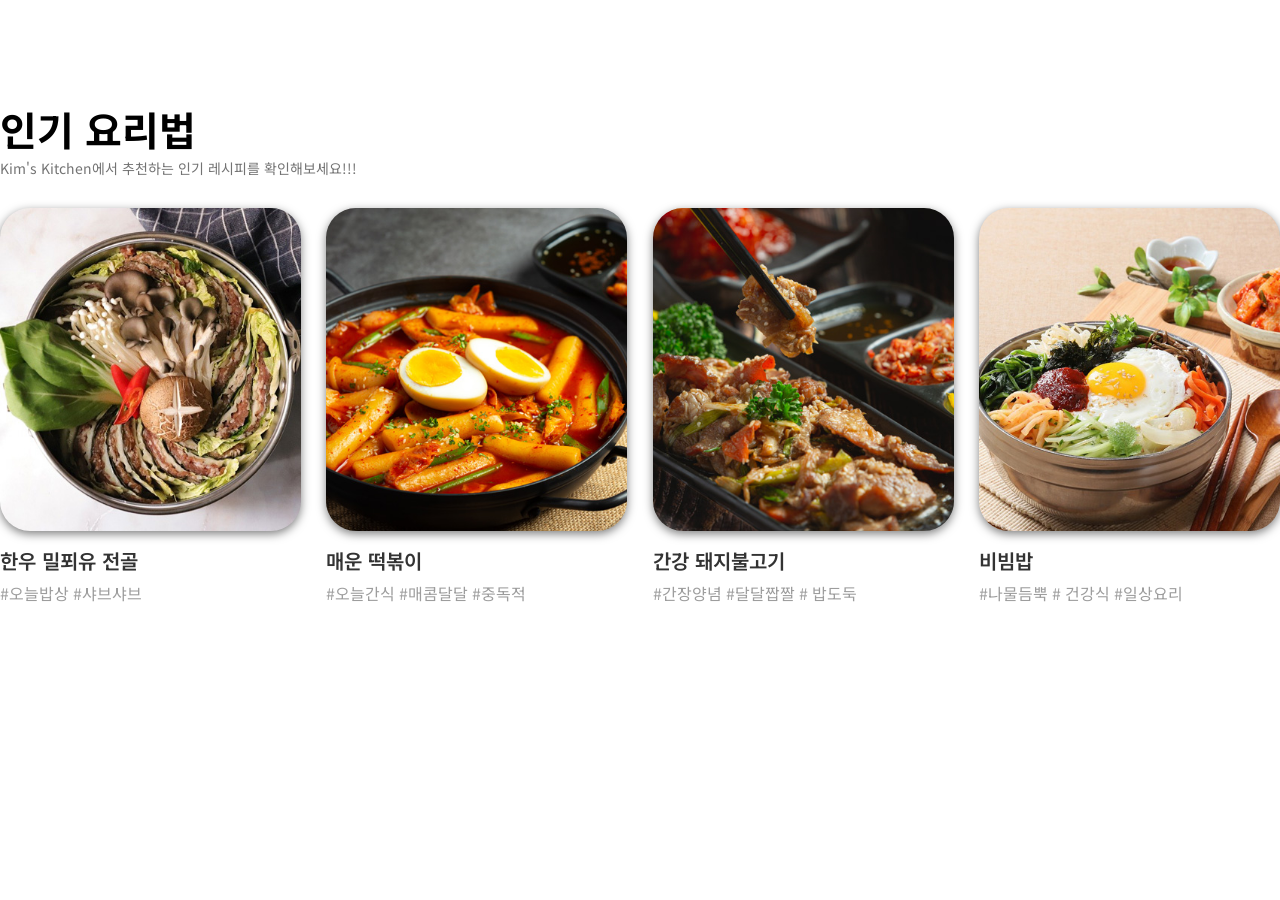
<file: index.html>
<!DOCTYPE html>
<html lang="ko">

<head>
    <meta charset="UTF-8">
    <title>킴스키친.html</title>
    <link
        href="https://fonts.googleapis.com/css2?family=Noto+Sans+KR&family=Noto+Sans:ital,wght@0,100..900;1,100..900&family=Sunflower:wght@300&display=swap"
        rel="stylesheet">
    <link rel="stylesheet" href="css/layout_250929_ssam.css">
</head>

<body>


    <section>
        <div class="recipe">
            <div class="title">
                <h2>인기 요리법</h2>
                <p>Kim's Kitchen에서 추천하는 인기 레시피를 확인해보세요!!!</p>
            </div>

            <div class="content clear">

                <div class="box"><a href="#"><img src="img/example1/shabu_1.jpg" alt="한우 밀푀유 전골"></a>
                    <h3 class="name"><a href="detail/recipe-detail1.html">한우 밀푀유 전골</a></h3>
                    <p class="tag">#오늘밥상 #샤브샤브</p>
                </div>
                <div class="box"><a href="detail/recipe-detail2.html"><img src="img/example1/tteokbokki_1.jpg" alt="매운 떡볶이"></a>
                    <h3 class="name"><a href="detail/recipe-detail2.html">매운 떡볶이</a></h3>
                    <p class="tag">#오늘간식 #매콤달달 #중독적</p>
                </div>
                <div class="box"><a href="detail/recipe-detail3.html"><img src="img/example1/bulgogi_1.jpg" alt="간강 돼지불고기"></a>
                    <h3 class="name"><a href="detail/recipe-detail3.html">간강 돼지불고기</a></h3>
                    <p class="tag">#간장양념 #달달짭짤 # 밥도둑</p>
                </div>
                <div class="box"><a href="detail/recipe-detail4.html"><img src="img/example1/bibimbap_1.jpg" alt="비빔밥"></a>
                    <h3 class="name"><a href="detail/recipe-detail4.html">비빔밥</a></h3>
                    <p class="tag">#나물듬뿍 # 건강식 #일상요리</p>
                </div>











                <!--::after/float 끝-->
            </div>
        </div>
    </section>




</body>

</html>
</file>
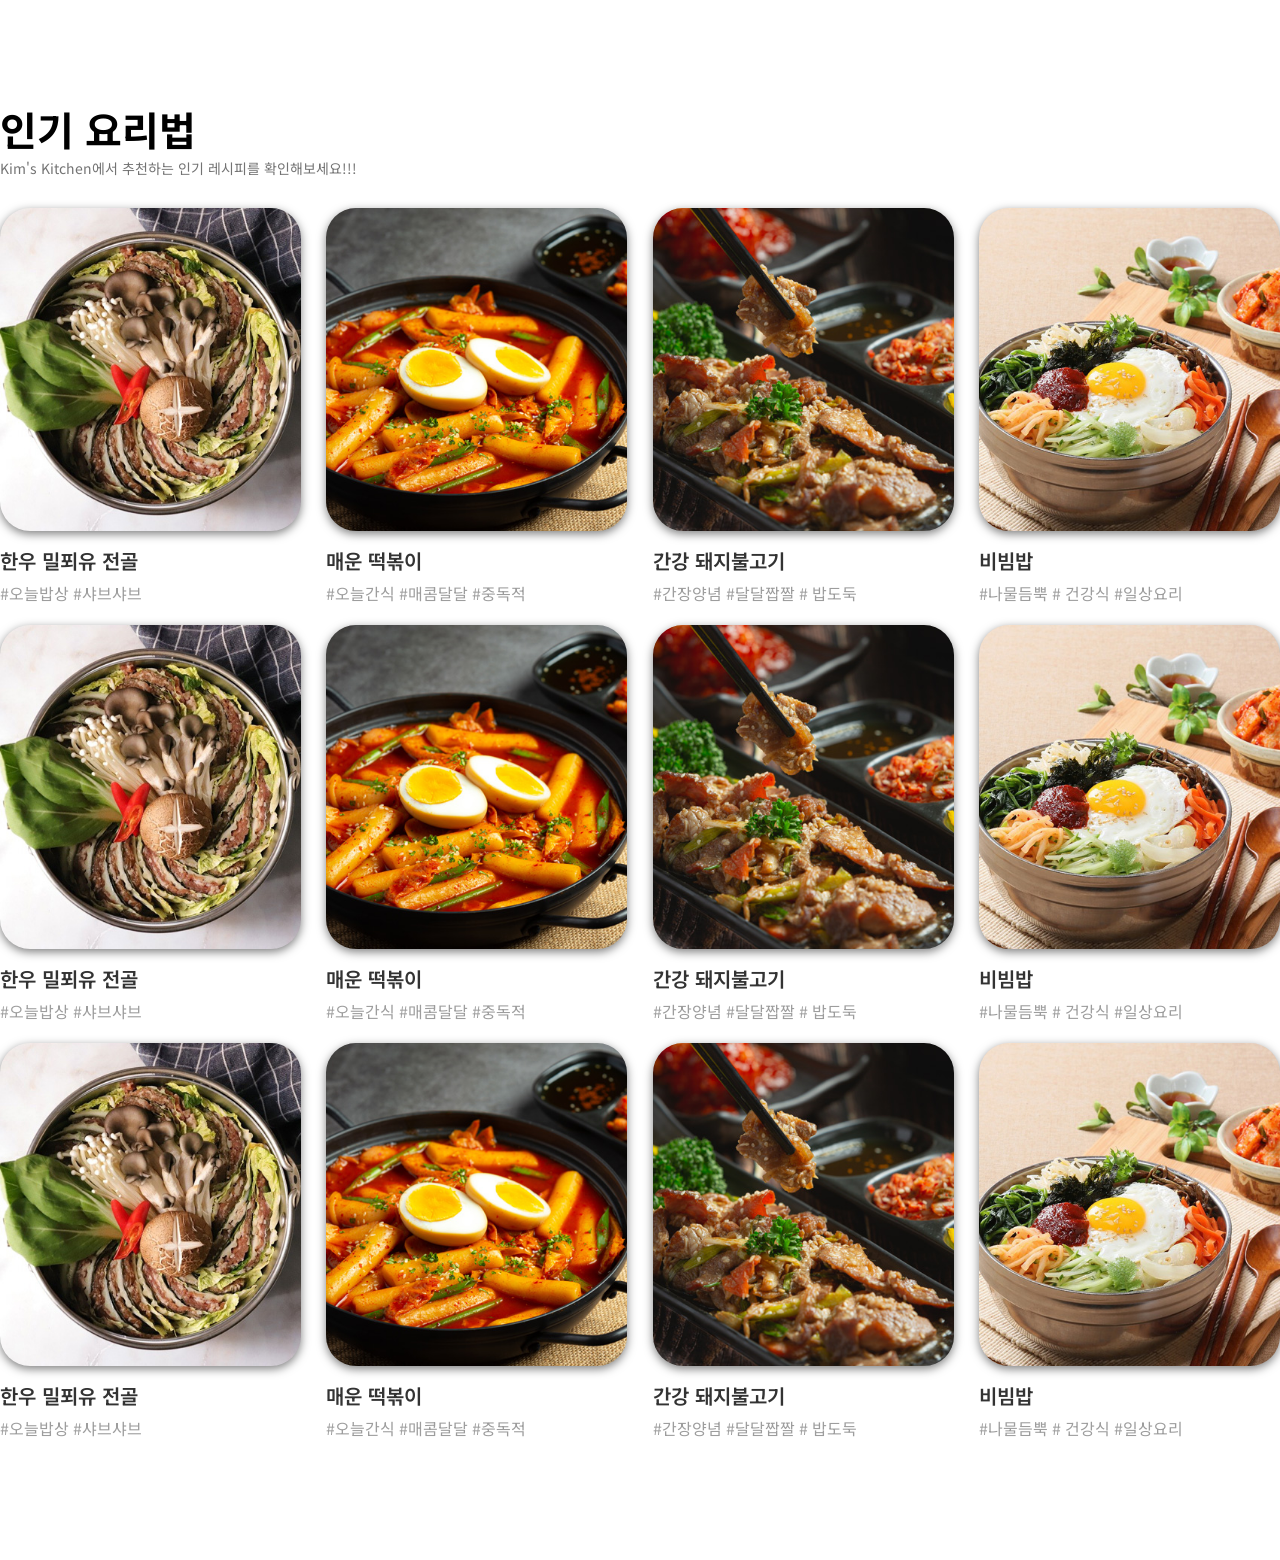
<file: 01_250929_ssam.html>
<!DOCTYPE html>
<html lang="ko">

<head>
    <meta charset="UTF-8">
    <title>layout_250929_ssam.html</title>
    <link
        href="https://fonts.googleapis.com/css2?family=Noto+Sans+KR&family=Noto+Sans:ital,wght@0,100..900;1,100..900&family=Sunflower:wght@300&display=swap"
        rel="stylesheet">
    <link rel="stylesheet" href="css/layout_250929_ssam.css">
</head>

<body>


    <section>
        <div class="recipe">
            <div class="title">
                <h2>인기 요리법</h2>
                <p>Kim's Kitchen에서 추천하는 인기 레시피를 확인해보세요!!!</p>
            </div>

            <div class="content clear">

                <div class="box"><a href="#"><img src="img/example1/shabu_1.jpg" alt="한우 밀푀유 전골"></a>
                    <h3 class="name"><a href="detail/recipe-detail1.html">한우 밀푀유 전골</a></h3>
                    <p class="tag">#오늘밥상 #샤브샤브</p>
                </div>
                <div class="box"><a href="detail/recipe-detail2.html"><img src="img/example1/tteokbokki_1.jpg" alt="매운 떡볶이"></a>
                    <h3 class="name"><a href="detail/recipe-detail2.html">매운 떡볶이</a></h3>
                    <p class="tag">#오늘간식 #매콤달달 #중독적</p>
                </div>
                <div class="box"><a href="detail/recipe-detail3.html"><img src="img/example1/bulgogi_1.jpg" alt="간강 돼지불고기"></a>
                    <h3 class="name"><a href="detail/recipe-detail3.html">간강 돼지불고기</a></h3>
                    <p class="tag">#간장양념 #달달짭짤 # 밥도둑</p>
                </div>
                <div class="box"><a href="detail/recipe-detail4.html"><img src="img/example1/bibimbap_1.jpg" alt="비빔밥"></a>
                    <h3 class="name"><a href="detail/recipe-detail4.html">비빔밥</a></h3>
                    <p class="tag">#나물듬뿍 # 건강식 #일상요리</p>
                </div>



                <!-- !!추가!! -->
                <div class="box"><a href="#"><img src="img/example1/shabu_1.jpg" alt="한우 밀푀유 전골"></a>
                    <h3 class="name"><a href="#">한우 밀푀유 전골</a></h3>
                    <p class="tag">#오늘밥상 #샤브샤브</p>
                </div>
                <div class="box"><a href="#"><img src="img/example1/tteokbokki_1.jpg" alt="매운 떡볶이"></a>
                    <h3 class="name"><a href="#">매운 떡볶이</a></h3>
                    <p class="tag">#오늘간식 #매콤달달 #중독적</p>
                </div>
                <div class="box"><a href="#"><img src="img/example1/bulgogi_1.jpg" alt="간강 돼지불고기"></a>
                    <h3 class="name"><a href="#">간강 돼지불고기</a></h3>
                    <p class="tag">#간장양념 #달달짭짤 # 밥도둑</p>
                </div>
                <div class="box"><a href="#"><img src="img/example1/bibimbap_1.jpg" alt="비빔밥"></a>
                    <h3 class="name"><a href="#">비빔밥</a></h3>
                    <p class="tag">#나물듬뿍 # 건강식 #일상요리</p>
                </div>

                <!-- !!추가!! -->
                <div class="box"><a href="#"><img src="img/example1/shabu_1.jpg" alt="한우 밀푀유 전골"></a>
                    <h3 class="name"><a href="#">한우 밀푀유 전골</a></h3>
                    <p class="tag">#오늘밥상 #샤브샤브</p>
                </div>
                <div class="box"><a href="#"><img src="img/example1/tteokbokki_1.jpg" alt="매운 떡볶이"></a>
                    <h3 class="name"><a href="#">매운 떡볶이</a></h3>
                    <p class="tag">#오늘간식 #매콤달달 #중독적</p>
                </div>
                <div class="box"><a href="#"><img src="img/example1/bulgogi_1.jpg" alt="간강 돼지불고기"></a>
                    <h3 class="name"><a href="#">간강 돼지불고기</a></h3>
                    <p class="tag">#간장양념 #달달짭짤 # 밥도둑</p>
                </div>
                <div class="box"><a href="#"><img src="img/example1/bibimbap_1.jpg" alt="비빔밥"></a>
                    <h3 class="name"><a href="#">비빔밥</a></h3>
                    <p class="tag">#나물듬뿍 # 건강식 #일상요리</p>
                </div>








                <!--::after/float 끝-->
            </div>
        </div>
    </section>




</body>

</html>
</file>
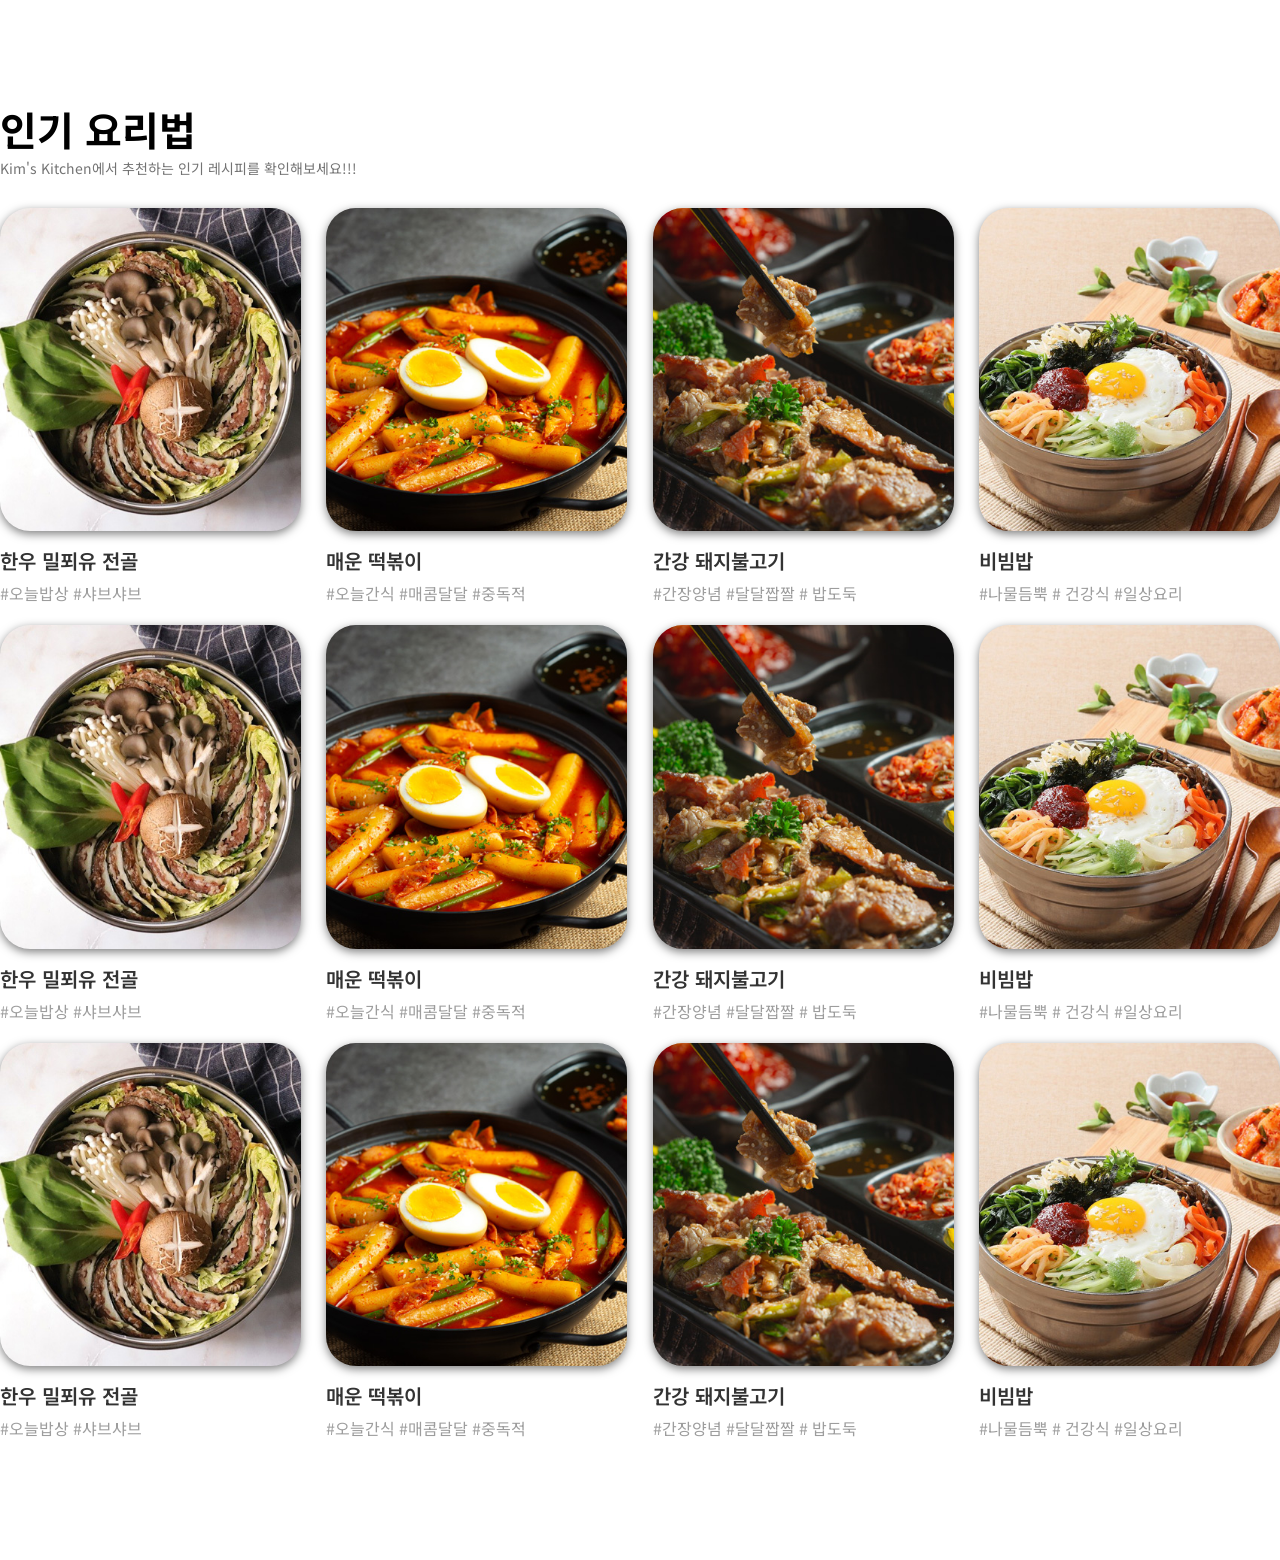
<file: 01_layout_250929_ssam.html>
<!DOCTYPE html>
<html lang="ko">

<head>
    <meta charset="UTF-8">
    <title>layout_250929_ssam.html</title>
    <link
        href="https://fonts.googleapis.com/css2?family=Noto+Sans+KR&family=Noto+Sans:ital,wght@0,100..900;1,100..900&family=Sunflower:wght@300&display=swap"
        rel="stylesheet">
    <link rel="stylesheet" href="css/layout_250929_ssam.css">
</head>

<body>


    <section>
        <div class="recipe">
            <div class="title">
                <h2>인기 요리법</h2>
                <p>Kim's Kitchen에서 추천하는 인기 레시피를 확인해보세요!!!</p>
            </div>

            <div class="content clear">

                <div class="box"><a href="#"><img src="img/example1/shabu_1.jpg" alt="한우 밀푀유 전골"></a>
                    <h3 class="name"><a href="detail/recipe-detail1.html">한우 밀푀유 전골</a></h3>
                    <p class="tag">#오늘밥상 #샤브샤브</p>
                </div>
                <div class="box"><a href="detail/recipe-detail2.html"><img src="img/example1/tteokbokki_1.jpg" alt="매운 떡볶이"></a>
                    <h3 class="name"><a href="detail/recipe-detail2.html">매운 떡볶이</a></h3>
                    <p class="tag">#오늘간식 #매콤달달 #중독적</p>
                </div>
                <div class="box"><a href="detail/recipe-detail3.html"><img src="img/example1/bulgogi_1.jpg" alt="간강 돼지불고기"></a>
                    <h3 class="name"><a href="detail/recipe-detail3.html">간강 돼지불고기</a></h3>
                    <p class="tag">#간장양념 #달달짭짤 # 밥도둑</p>
                </div>
                <div class="box"><a href="detail/recipe-detail4.html"><img src="img/example1/bibimbap_1.jpg" alt="비빔밥"></a>
                    <h3 class="name"><a href="detail/recipe-detail4.html">비빔밥</a></h3>
                    <p class="tag">#나물듬뿍 # 건강식 #일상요리</p>
                </div>



                <!-- !!추가!! -->
                <div class="box"><a href="#"><img src="img/example1/shabu_1.jpg" alt="한우 밀푀유 전골"></a>
                    <h3 class="name"><a href="#">한우 밀푀유 전골</a></h3>
                    <p class="tag">#오늘밥상 #샤브샤브</p>
                </div>
                <div class="box"><a href="#"><img src="img/example1/tteokbokki_1.jpg" alt="매운 떡볶이"></a>
                    <h3 class="name"><a href="#">매운 떡볶이</a></h3>
                    <p class="tag">#오늘간식 #매콤달달 #중독적</p>
                </div>
                <div class="box"><a href="#"><img src="img/example1/bulgogi_1.jpg" alt="간강 돼지불고기"></a>
                    <h3 class="name"><a href="#">간강 돼지불고기</a></h3>
                    <p class="tag">#간장양념 #달달짭짤 # 밥도둑</p>
                </div>
                <div class="box"><a href="#"><img src="img/example1/bibimbap_1.jpg" alt="비빔밥"></a>
                    <h3 class="name"><a href="#">비빔밥</a></h3>
                    <p class="tag">#나물듬뿍 # 건강식 #일상요리</p>
                </div>

                <!-- !!추가!! -->
                <div class="box"><a href="#"><img src="img/example1/shabu_1.jpg" alt="한우 밀푀유 전골"></a>
                    <h3 class="name"><a href="#">한우 밀푀유 전골</a></h3>
                    <p class="tag">#오늘밥상 #샤브샤브</p>
                </div>
                <div class="box"><a href="#"><img src="img/example1/tteokbokki_1.jpg" alt="매운 떡볶이"></a>
                    <h3 class="name"><a href="#">매운 떡볶이</a></h3>
                    <p class="tag">#오늘간식 #매콤달달 #중독적</p>
                </div>
                <div class="box"><a href="#"><img src="img/example1/bulgogi_1.jpg" alt="간강 돼지불고기"></a>
                    <h3 class="name"><a href="#">간강 돼지불고기</a></h3>
                    <p class="tag">#간장양념 #달달짭짤 # 밥도둑</p>
                </div>
                <div class="box"><a href="#"><img src="img/example1/bibimbap_1.jpg" alt="비빔밥"></a>
                    <h3 class="name"><a href="#">비빔밥</a></h3>
                    <p class="tag">#나물듬뿍 # 건강식 #일상요리</p>
                </div>








                <!--::after/float 끝-->
            </div>
        </div>
    </section>




</body>

</html>
</file>
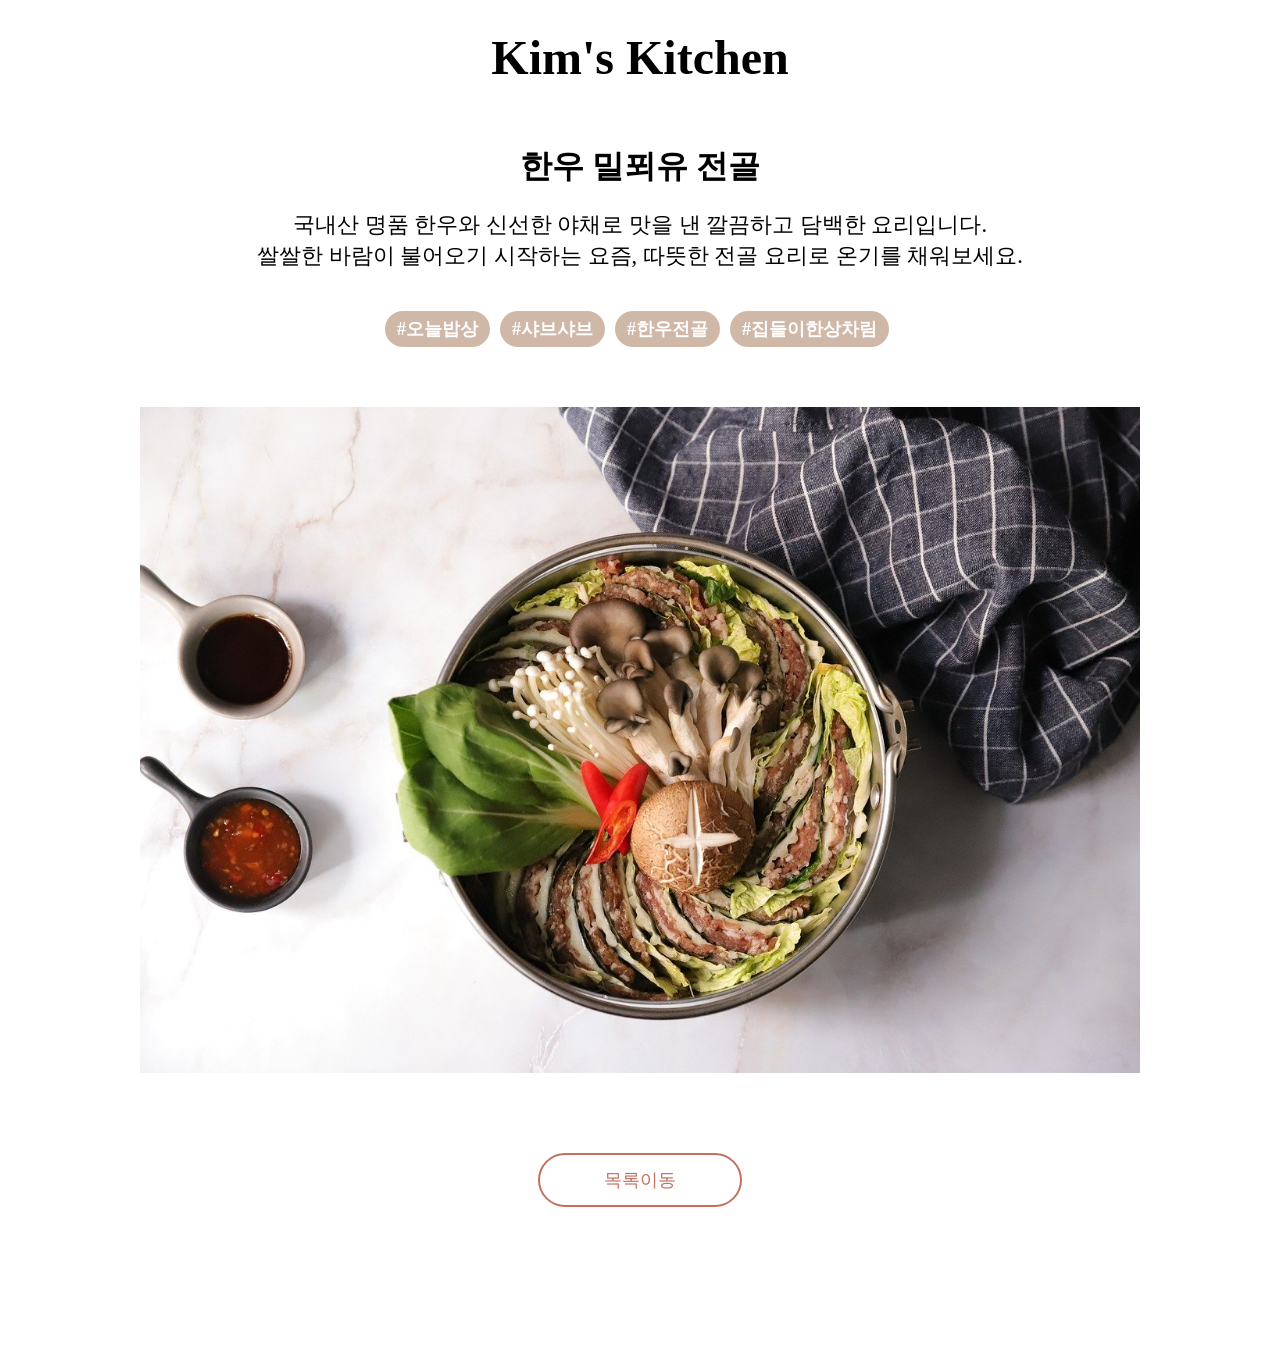
<file: detail/recipe-detail1.html>
<!DOCTYPE html>
<html lang="ko">
<head>
    <meta charset="UTF-8">
    <title>인기요리법 | 상세페이지</title>

    <link rel="stylesheet" href="css/recipe-detail.css">
</head>
<body>

    <h1 class="logo">Kim's Kitchen</h1>

    <div class="detail-content">
        <div class="title">
            <h2>한우 밀푀유 전골</h2>

            <p class="des">
                국내산 명품 한우와 신선한 야채로 맛을 낸 깔끔하고 담백한 요리입니다.<br>
                쌀쌀한 바람이 불어오기 시작하는 요즘, 따뜻한 전골 요리로 온기를 채워보세요.
            </p>

            <p class="keyword">
                <span>#오늘밥상</span>
                <span>#샤브샤브</span>
                <span>#한우전골</span>
                <span>#집들이한상차림</span>
            </p>
        </div>

        <div class="main-img">
            <img src="../img/example1/shabu_detail.jpg" alt="한우 밀푀유전골 상차림">
        </div>

        <div class="button">
            <a href="../index.html" class="back">목록이동</a>
        </div>
    </div>
    
</body>
</html>
</file>
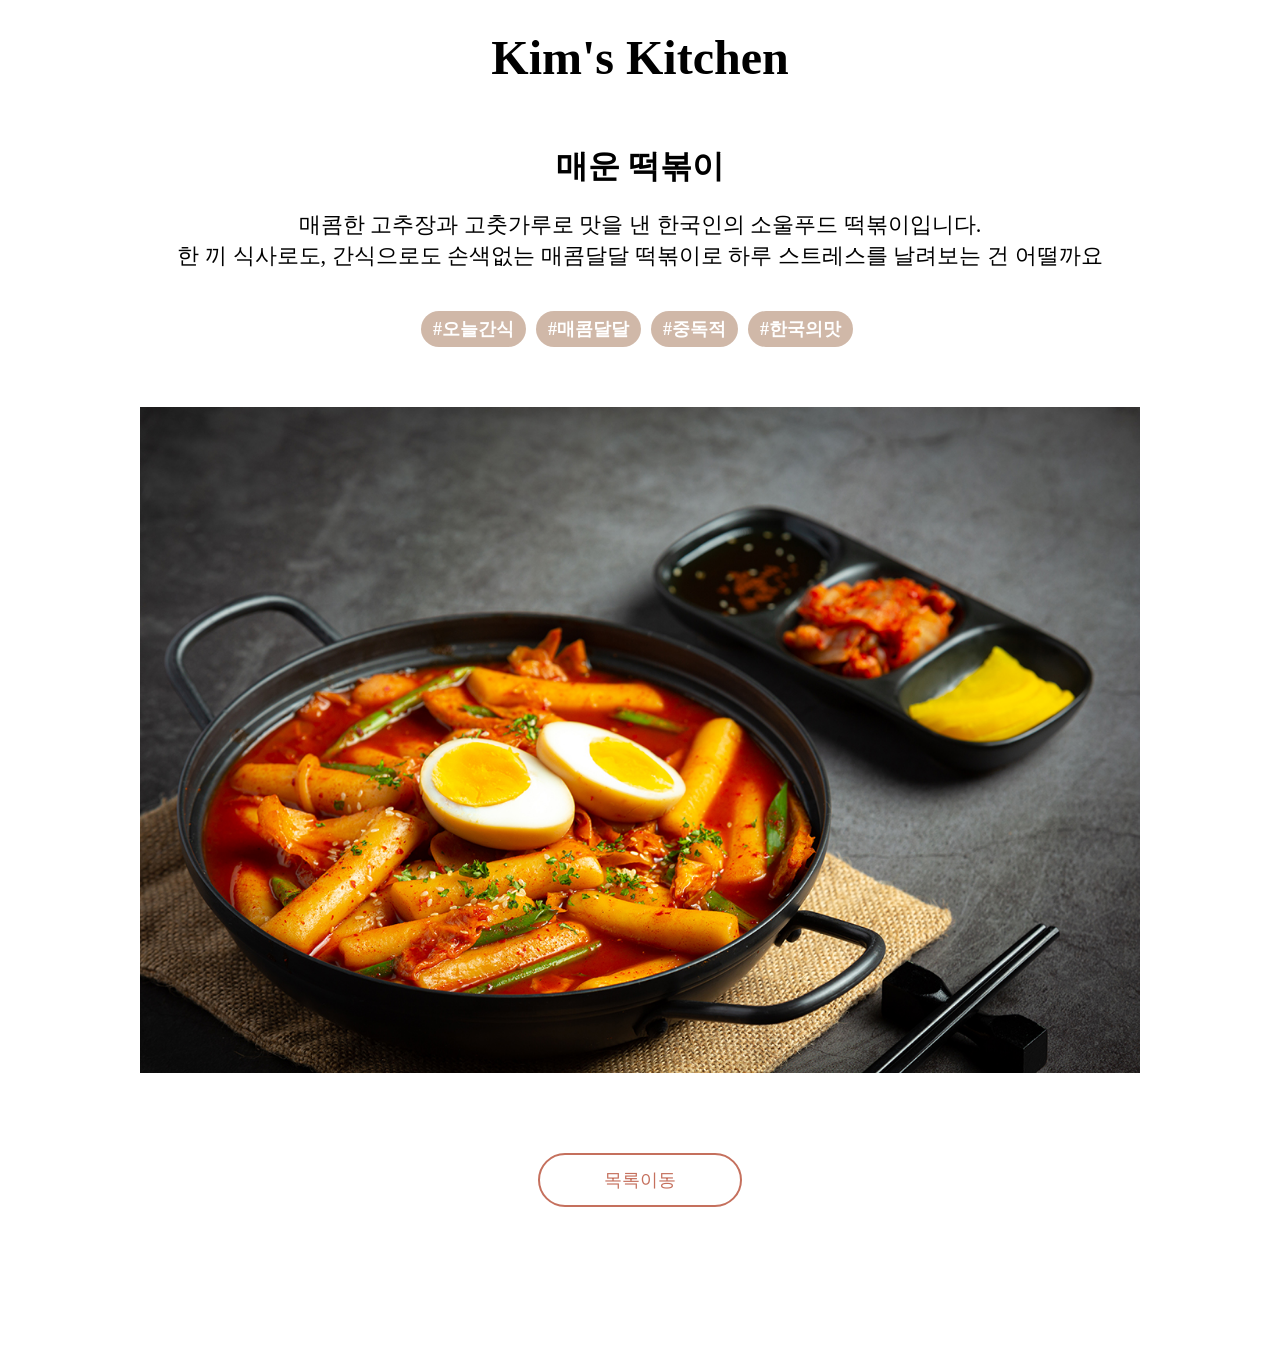
<file: detail/recipe-detail2.html>
<!DOCTYPE html>
<html lang="ko">
<head>
    <meta charset="UTF-8">
    <title>인기요리법 | 상세페이지</title>

    <link rel="stylesheet" href="css/recipe-detail.css">
</head>
<body>

    <h1 class="logo">Kim's Kitchen</h1>

    <div class="detail-content">
        <div class="title">
            <h2>매운 떡볶이</h2>

            <p class="des">
                매콤한 고추장과 고춧가루로 맛을 낸 한국인의 소울푸드 떡볶이입니다.<br>
                한 끼 식사로도, 간식으로도 손색없는 매콤달달 떡볶이로 하루 스트레스를 날려보는 건 어떨까요
            </p>

            <p class="keyword">
                <span>#오늘간식</span>
                <span>#매콤달달</span>
                <span>#중독적</span>
                <span>#한국의맛</span>
            </p>
        </div>

        <div class="main-img">
            <img src="../img/example1/tteokbokko_detail.jpg" alt="매운 떡볶이 상차림">
        </div>

        <div class="button">
            <a href="../index.html" class="back">목록이동</a>
        </div>
    </div>
    
</body>
</html>
</file>
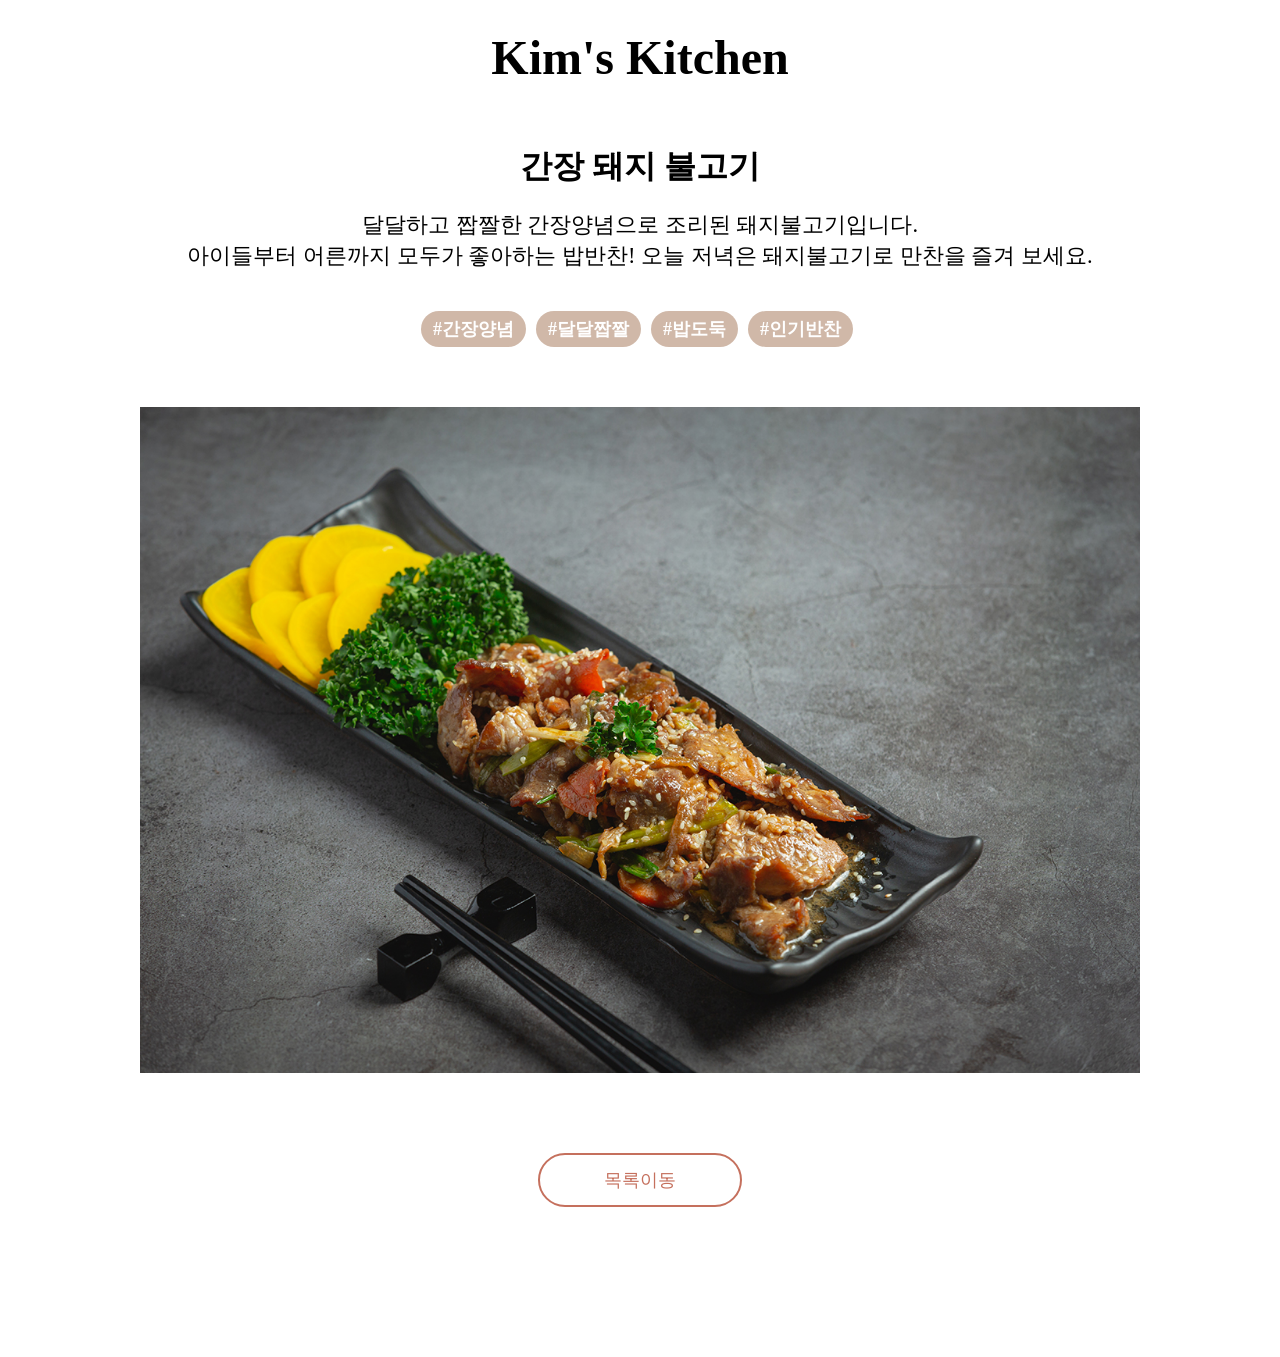
<file: detail/recipe-detail3.html>
<!DOCTYPE html>
<html lang="ko">
<head>
    <meta charset="UTF-8">
    <title>인기요리법 | 상세페이지</title>

    <link rel="stylesheet" href="css/recipe-detail.css">
</head>
<body>

    <h1 class="logo">Kim's Kitchen</h1>

    <div class="detail-content">
        <div class="title">
            <h2>간장 돼지 불고기</h2>

            <p class="des">
                달달하고 짭짤한 간장양념으로 조리된 돼지불고기입니다.<br>
                아이들부터 어른까지 모두가 좋아하는 밥반찬! 오늘 저녁은 돼지불고기로 만찬을 즐겨 보세요.
            </p>

            <p class="keyword">
                <span>#간장양념</span>
                <span>#달달짭짤</span>
                <span>#밥도둑</span>
                <span>#인기반찬</span>
            </p>
        </div>

        <div class="main-img">
            <img src="../img/example1/bulgogi_detail.jpg" alt="간장 돼지불고기 상차림">
        </div>

        <div class="button">
            <a href="/kims-kitchen/index.html" class="back">목록이동</a>
        </div>
    </div>
    
</body>
</html>
</file>
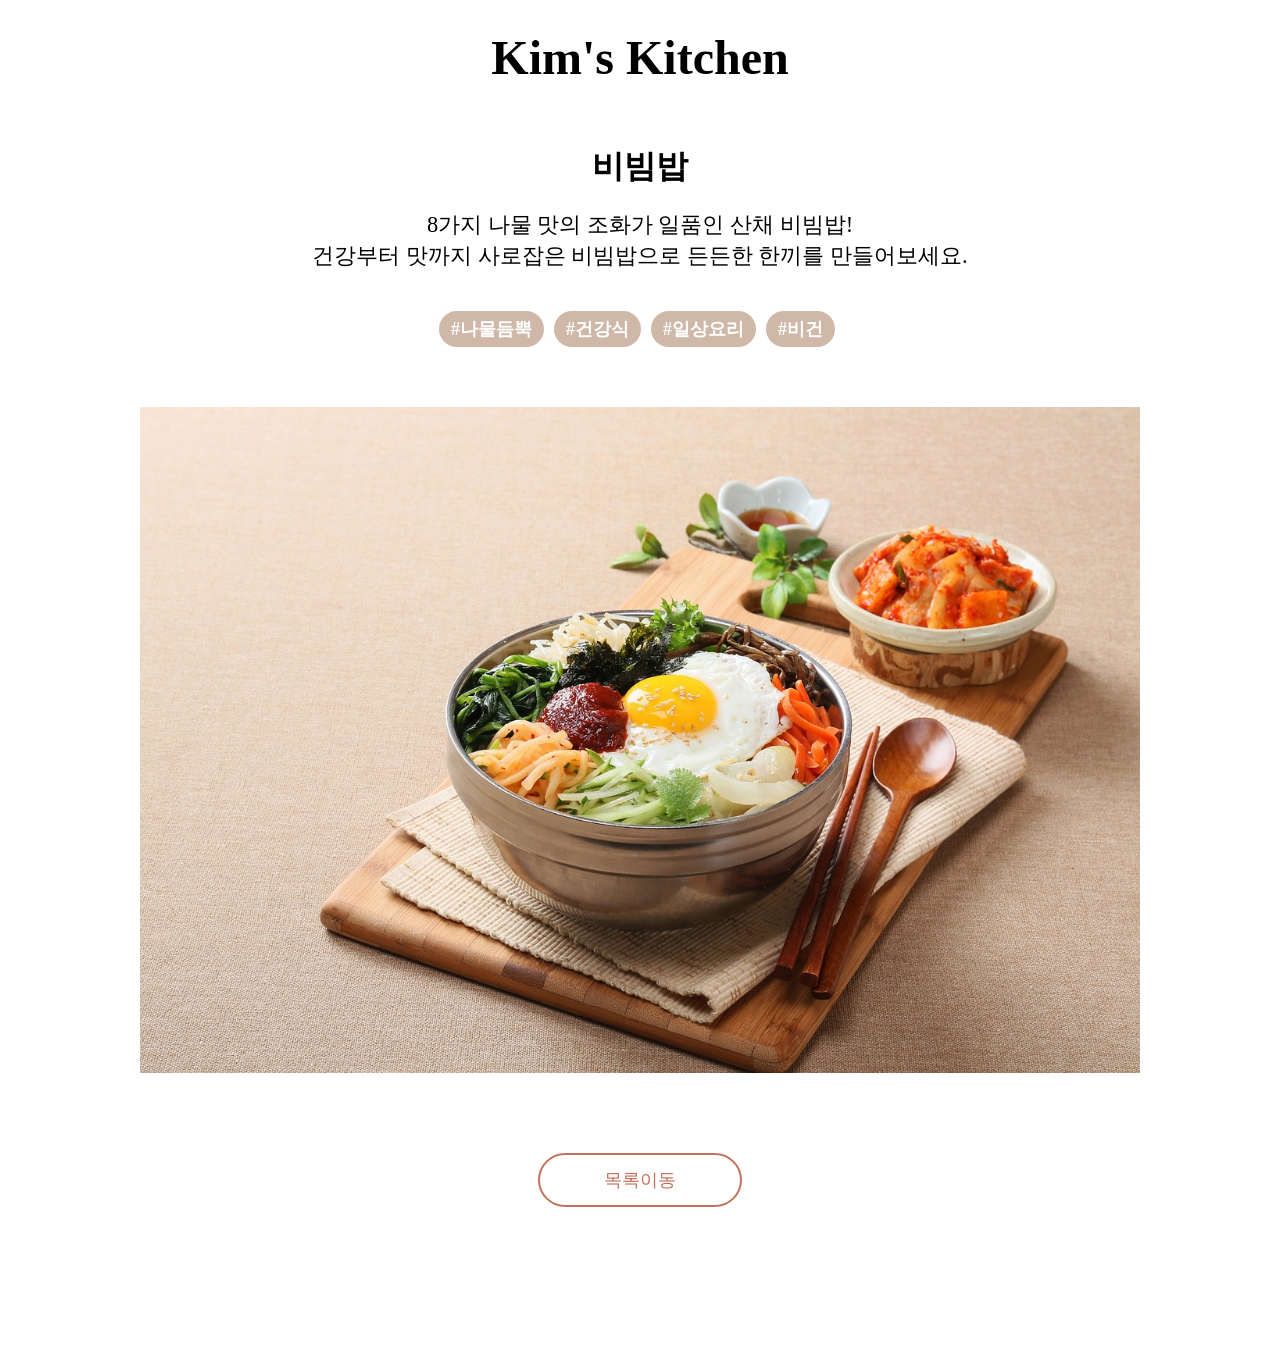
<file: detail/recipe-detail4.html>
<!DOCTYPE html>
<html lang="ko">
<head>
    <meta charset="UTF-8">
    <title>인기요리법 | 상세페이지</title>

    <link rel="stylesheet" href="css/recipe-detail.css">
</head>
<body>

    <h1 class="logo">Kim's Kitchen</h1>

    <div class="detail-content">
        <div class="title">
            <h2>비빔밥</h2>

            <p class="des">
                8가지 나물 맛의 조화가 일품인 산채 비빔밥! <br>
                건강부터 맛까지 사로잡은 비빔밥으로 든든한 한끼를 만들어보세요.
            </p>

            <p class="keyword">
                <span>#나물듬뿍</span>
                <span>#건강식</span>
                <span>#일상요리</span>
                <span>#비건</span>
            </p>
        </div>

        <div class="main-img">
            <img src="../img/example1/bibimbap_detail.jpg" alt="산채비빔밥 상차림">
        </div>

        <div class="button">
            <a href="/kims-kitchen/" class="back">목록이동</a>
        </div>
    </div>
    
</body>
</html>
</file>
<file: css/layout_250929_ssam.css>
@charset "UTF-8"

body {
    /* background-color: bisque; */
}

/*************** reset : 초기화 시킴 ***********************************************************/
* {
    margin: 0;
    padding: 0;
}


ul,
ol,
li {
    list-style: none;
}

h1,
h2,
h3,
h4,
h5,
h6 {
    font-size: 100%;
    /* 현재 설정된 기본값을 그대로 쓰겠다!!! */
    font-weight: normal;
    /* 기본값 : 400 */
}

a {
    text-decoration: none;
    color: black;
}

.recipe {
    background-color: rgb(255, 255, 255);
    width: 1280px;
    margin: 0 auto;
}

section{
    width:100%;
   /*  background-color: #ffe4e4; */
    padding:100px auto;

}
.content .name {
    display: block;
}




body {
    font-family: "Noto Sans KR", sans-serif;
    font-weight: 400;
}

.recipe {
    /*   width: 90%; */
    width: 1280px;

    margin: 100px auto;
   /*  outline: 1px solid red; */
}

.recipe .title {
    /*   background-color: yellow; */
    margin-bottom: 30px;
}

.recipe .title h2 {
    font-size: 40px;
    font-weight: 700;
}

.recipe .title p {
    font-size: 14px;
    color: rgb(115, 115, 115);
}

.recipe .content {
   /*  background-color: yellowgreen; */
    /* outline: 1px solid red; */ 
}
/* float된 요소에 width 값이 설정되지 않았을경우, 내용만큼의 너비(width)를 갖는다!!!! */


.recipe .content .box {
  /*   outline: 1px solid blue; */
    float: left;
    
   /* 1)전체 공간의 1/4로 설정
    width: 25%;
    padding: 0 20px;
    box-sizing: border-box; */
    
    
    /* 2)여백을 제외한 너비설정 */
    width:23.5%;
    /* margin-left: 2%;  여백크기*/

    margin-bottom:20px;


}

.recipe .content .box ~ .box{/* 첫째 박스 빼고 둘째부터 마지막까지 선택(무조건!!!!) */
    margin-left:2%;
}



.recipe .content .box:first-child{/* 첫째만 선택해 */
    margin-left: 0;
}
.recipe .content .box:nth-child(4n+1){ 
    margin-left: 0;
}

.recipe .content .box img {
    background-color: brown;
    width:100%;
    border-radius: 30px;
    box-shadow: 0 3px 10px rgba(0,0,0,0.5);
    margin-bottom:10px


}

.recipe .content .box h3 {
    font-size: 20px;
    font-weight:600 ;
    margin-bottom:6px;
}

.recipe .content .box h3 a {
    color:#333;
}
.recipe .content .box h3 a:hover {
    color:#ffacac;
    text-decoration: underline;
    color:tomato;
}


.recipe .content .box p {
        color:
        #9d9d9d;
        /* font-size:17px; */
}





/************** common : 공통으로 사용할 디자인  **************************************************/

/* float 해제를 위한 클래스 */
.clear::after {
    content: "";
    display: block;
    clear: both;
    
    content:"";
	display:block;
	clear:both;
}

클래스 clear를 임의로 만들고 거기에 가상요소를 만든다는뜻
</file>
<file: detail/css/recipe-detail.css>
@charset "utf-8";

/* recipe-datail.css */

* {
    margin: 0;
    padding: 0;
}
a {
    text-decoration: none;
    color: inherit;
}
h1, h2, h3, h4, h5, h6 {
    font-size: 100%;
}

h1.logo {
    font-size: 3rem;
    padding: 30px 0;
    text-align: center;
    margin-bottom: 30px;
}


div.detail-content {
    margin-bottom: 150px;
}
.detail-content .title {
    text-align: center;
    margin-bottom: 60px;
}
.detail-content .title h2 {
    font-size: 2rem;
    margin-bottom: 20px;
}
.detail-content .title .des {
    font-size: 1.4rem;
    margin-bottom: 40px;
}
.detail-content .title .keyword {}
.detail-content .title .keyword span {
    display: inline-block;
    font-size: 18px;
    background-color: #d0b8a8;
    color: #fff;
    padding: 6px 12px;
    margin-right: 6px;
    font-weight: 600;

    border-radius: 30px;
}

.detail-content .main-img {
    width: 100%;
    max-width: 1000px;
    margin: 0 auto 80px;
}
.detail-content .main-img img {
    width: 100%;
    display: block;
}

.detail-content .button {
    border: 2px solid #c5705d;
    font-size: 18px;

    width: 200px;
    height: 50px;
    line-height: 50px;
    text-align: center;
    
    border-radius: 50px;
    margin: 0 auto;
    overflow: hidden;
    color: #c5705d;
}
.detail-content .button a.back {
    display: block;
}
.detail-content .button:hover {
    background-color: #c5705d;
    color: #fff;
}
</file>
